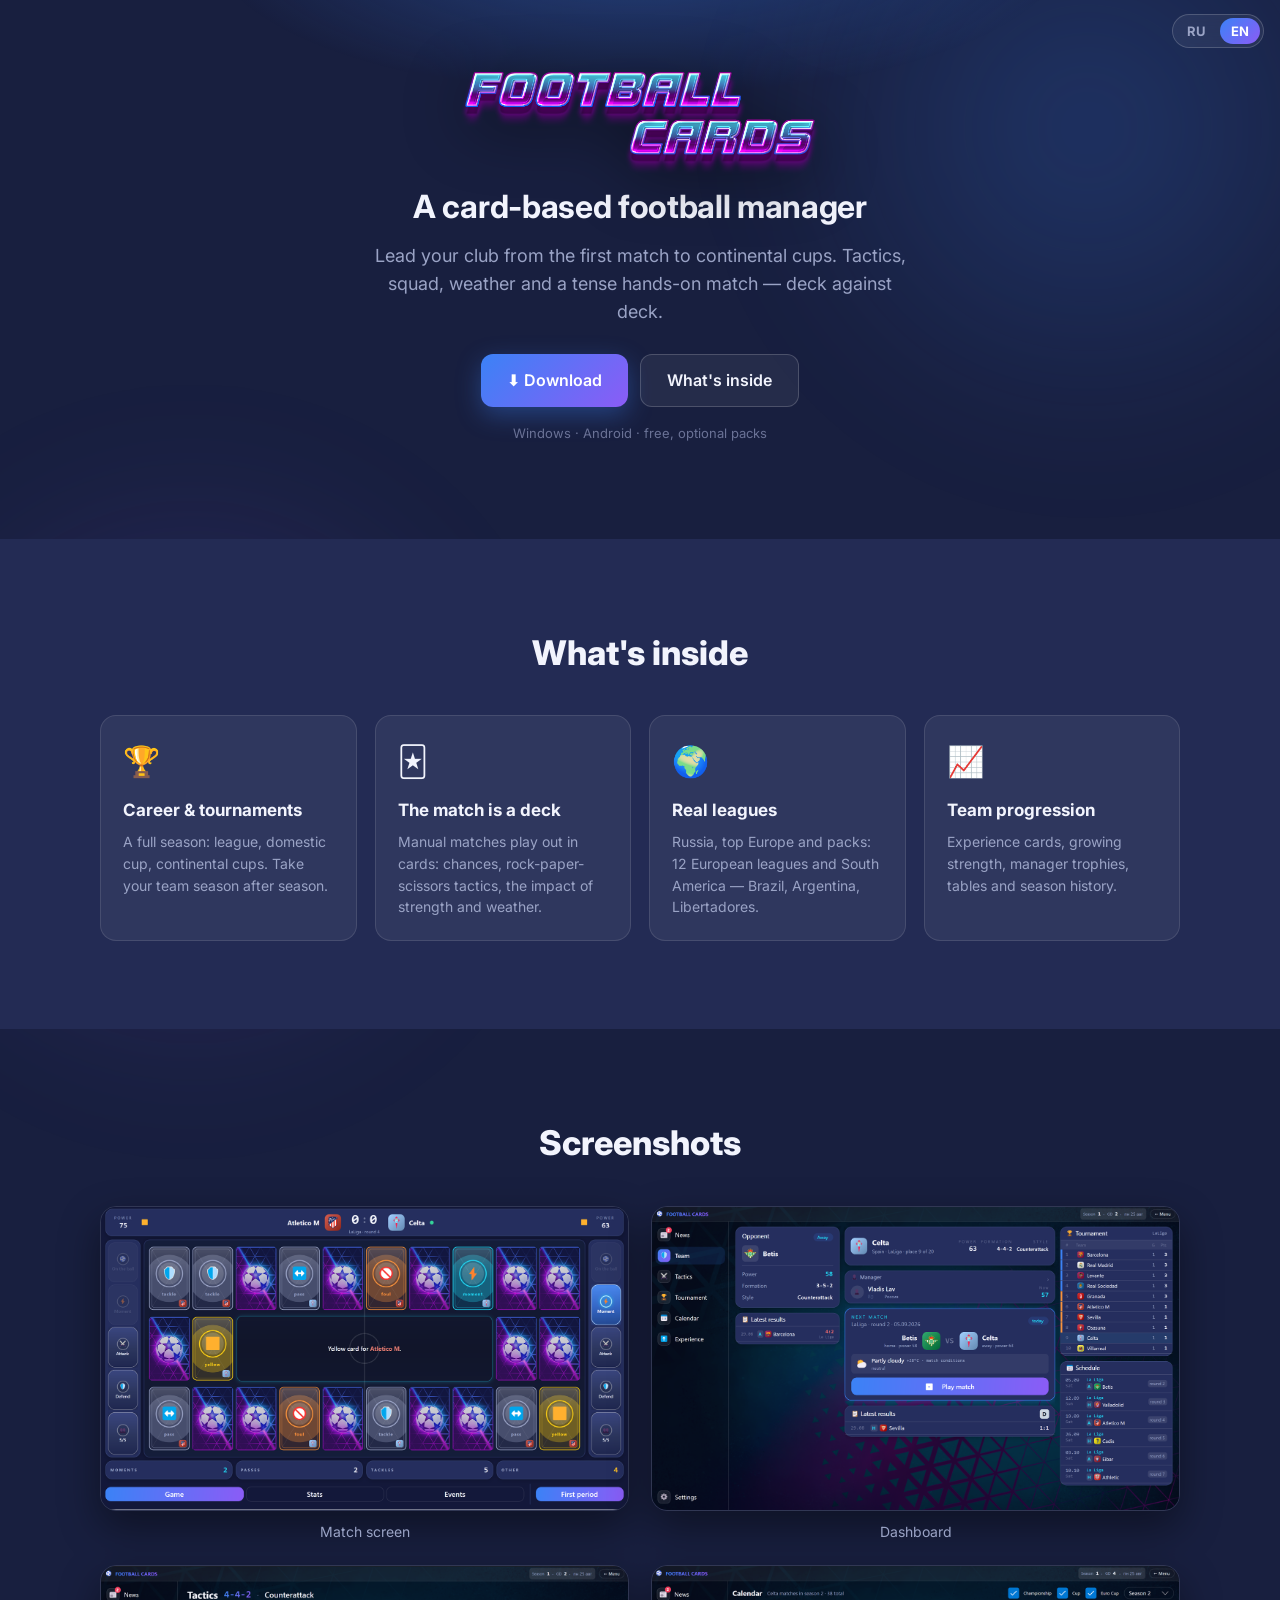
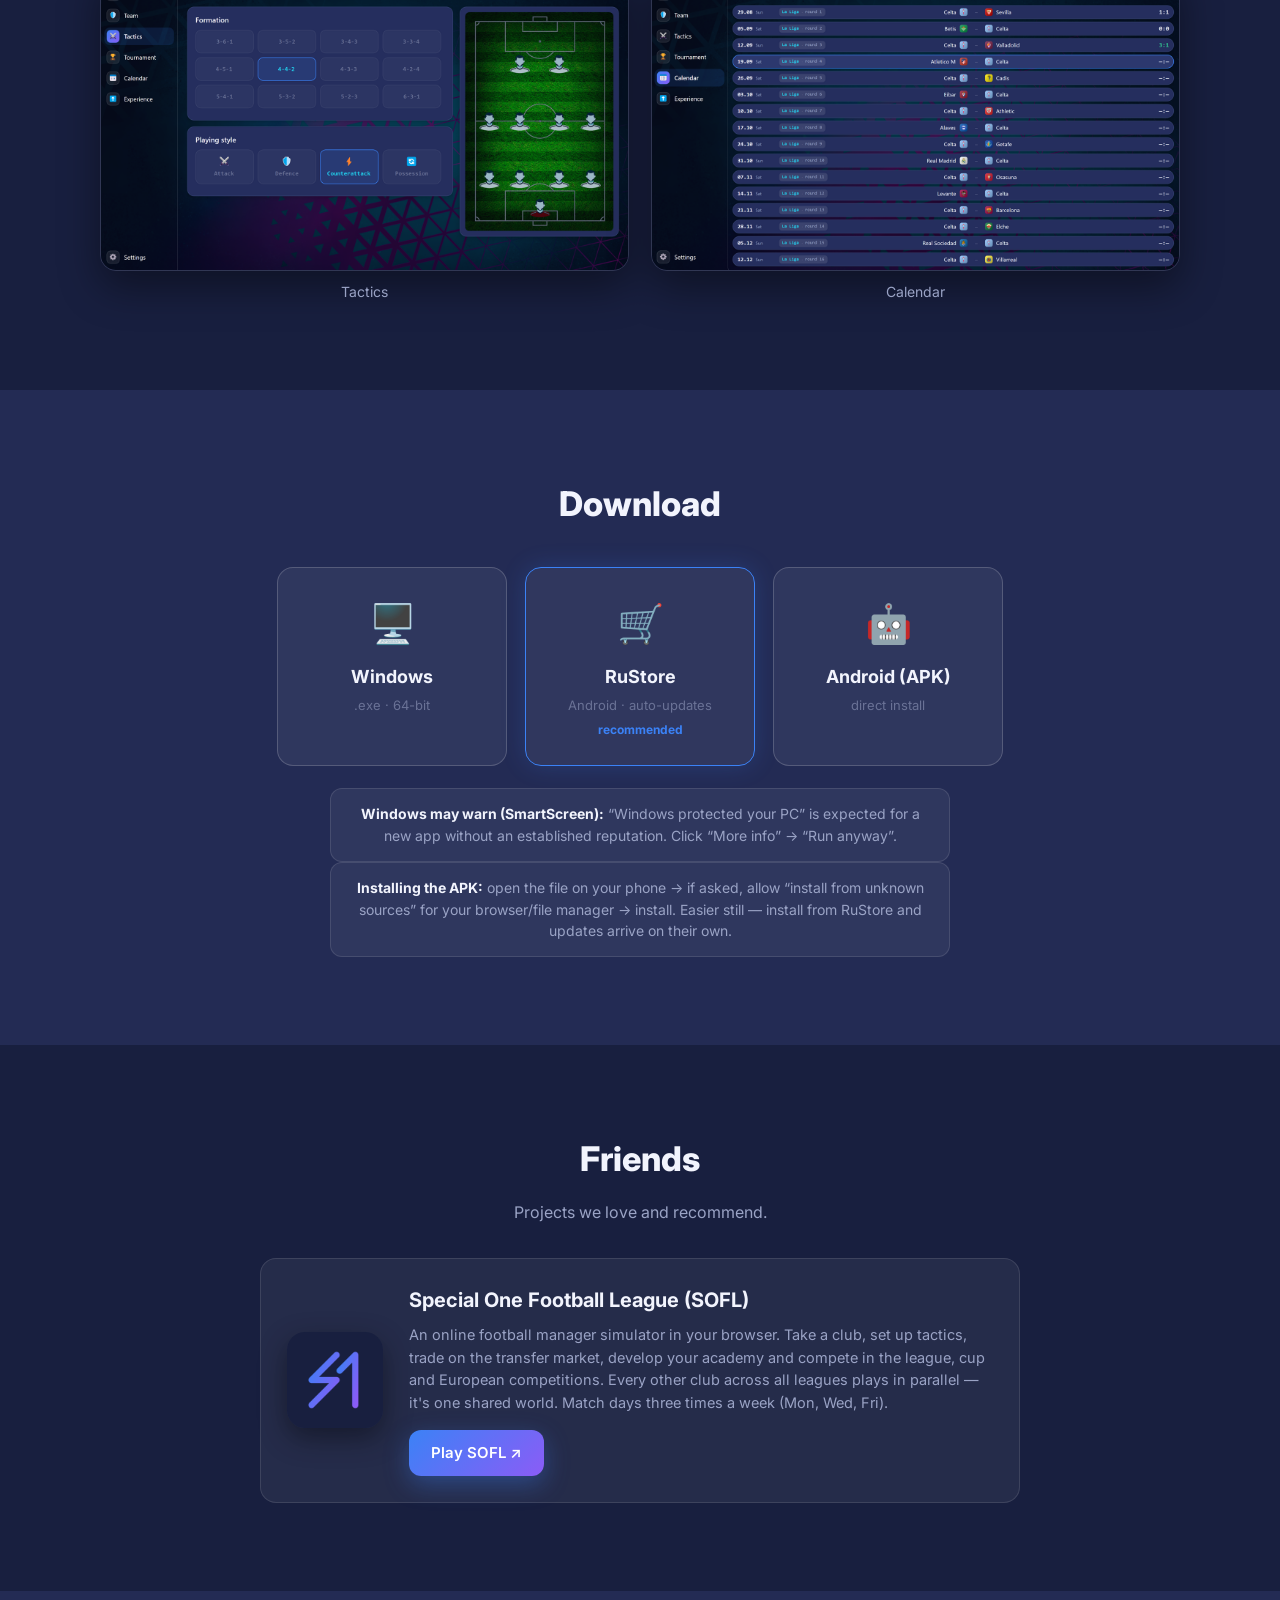
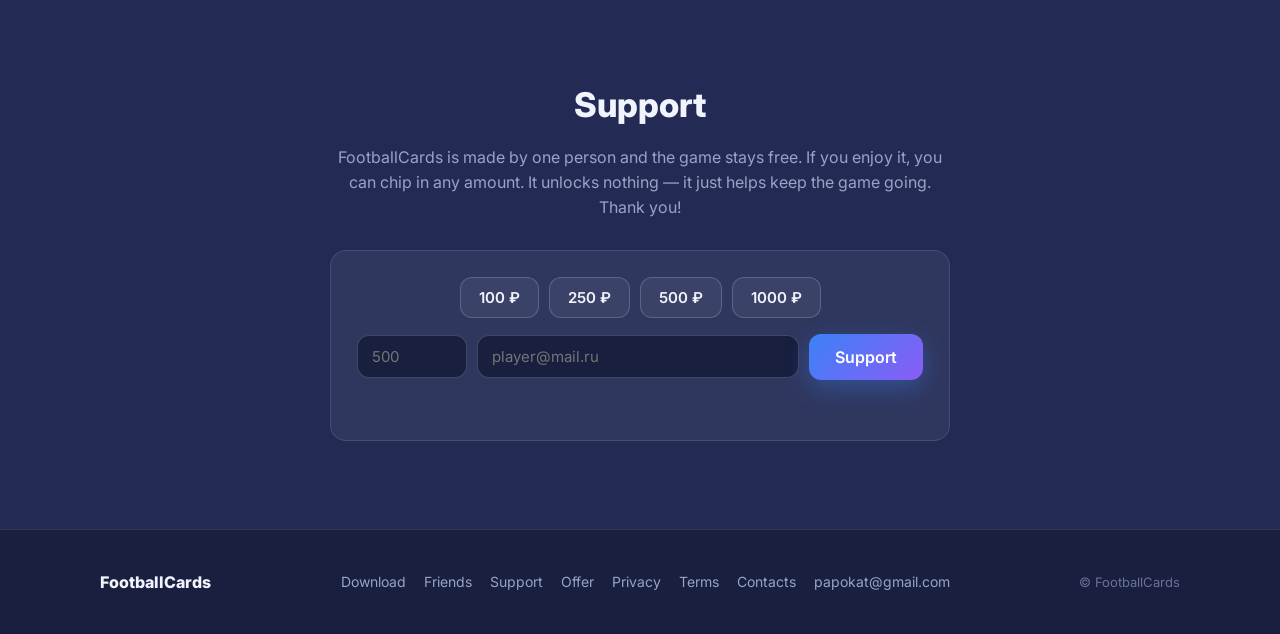
<file: index.html>
<!DOCTYPE html>
<html lang="ru">
<head>
    <meta charset="utf-8" />
    <meta name="viewport" content="width=device-width, initial-scale=1" />
    <title>FootballCards — карточный футбольный менеджер</title>
    <meta name="description" content="FootballCards — карточная футбольная менеджерская игра. Веди клуб от первого матча до континентальных кубков. Windows и Android." />
    <link rel="canonical" href="https://playfootballcards.com/" />

    <!-- Open Graph / Twitter — превью при шеринге ссылки -->
    <meta property="og:type" content="website" />
    <meta property="og:url" content="https://playfootballcards.com/" />
    <meta property="og:title" content="FootballCards — карточный футбольный менеджер" />
    <meta property="og:description" content="Веди клуб от первого матча до континентальных кубков. Windows и Android." />
    <meta property="og:image" content="https://playfootballcards.com/img/logo.png" />
    <meta name="twitter:card" content="summary_large_image" />

    <link rel="icon" href="/favicon.ico" sizes="any" />
    <link rel="icon" type="image/png" sizes="32x32" href="/img/favicon-32.png" />
    <link rel="apple-touch-icon" href="/img/apple-touch-icon.png" />

    <link rel="preconnect" href="https://fonts.googleapis.com">
    <link href="https://fonts.googleapis.com/css2?family=Inter:wght@400;500;600;700;800&display=swap" rel="stylesheet">
    <link rel="stylesheet" href="/css/site.css" />
</head>
<body>
    <!-- переключатель языка -->
    <div class="lang-switch">
        <button type="button" data-lang="ru">RU</button>
        <button type="button" data-lang="en">EN</button>
    </div>

    <!-- ambient свечение по углам (см. DESIGN_LANGUAGE 2.6) -->
    <div class="ambient ambient-tr"></div>
    <div class="ambient ambient-bl"></div>

    <!-- ===== HERO ===== -->
    <header class="hero section">
        <div class="hero-glow"></div>
        <div class="wrap hero-inner">
            <div class="hero-copy">
                <img class="hero-logo" src="/img/logo.png" alt="FootballCards — карточный футбольный менеджер" />
                <h1 class="hero-title" data-i18n="hero_title">Карточный футбольный менеджер</h1>
                <p class="lead" data-i18n="hero_lead">Веди клуб от первого матча до континентальных кубков. Тактика,
                    состав, погода и нервный ручной матч — колода против колоды.</p>
                <div class="cta-row">
                    <a class="btn btn-primary" href="#download" data-i18n="cta_download">⬇ Скачать</a>
                    <a class="btn btn-ghost" href="#features" data-i18n="cta_features">Что внутри</a>
                </div>
                <div class="hero-meta" data-i18n="hero_meta">Windows · Android · бесплатно, паки по желанию</div>
            </div>
        </div>
    </header>

    <!-- ===== FEATURES ===== -->
    <section class="section section-alt" id="features">
        <div class="wrap">
            <h2 class="section-title" data-i18n="feat_title">Что внутри</h2>
            <div class="cards">
                <div class="card">
                    <div class="card-ico">🏆</div>
                    <h3 data-i18n="f1h">Карьера и турниры</h3>
                    <p data-i18n="f1p">Полный сезон: чемпионат, кубок страны, континентальные кубки. Веди команду из года в год.</p>
                </div>
                <div class="card">
                    <div class="card-ico">🃏</div>
                    <h3 data-i18n="f2h">Матч — это колода</h3>
                    <p data-i18n="f2p">Ручной матч идёт картами: моменты, тактика «камень-ножницы», влияние силы и погоды.</p>
                </div>
                <div class="card">
                    <div class="card-ico">🌍</div>
                    <h3 data-i18n="f3h">Реальные лиги</h3>
                    <p data-i18n="f3p">Россия, топ-Европа и паки: 12 лиг Европы и Южная Америка — Бразилия, Аргентина, Либертадорес.</p>
                </div>
                <div class="card">
                    <div class="card-ico">📈</div>
                    <h3 data-i18n="f4h">Развитие команды</h3>
                    <p data-i18n="f4p">Карты опыта, рост силы, трофеи менеджера, таблицы и история сезонов.</p>
                </div>
            </div>
        </div>
    </section>

    <!-- ===== SCREENSHOTS ===== -->
    <section class="section" id="shots">
        <div class="wrap">
            <h2 class="section-title" data-i18n="shots_title">Скриншоты</h2>
            <!-- src переключается по языку в site.js: /img/shotN.{lang}.png (RU как фолбэк) -->
            <div class="shots">
                <figure class="shot">
                    <img data-img="shot1" src="/img/shot1.ru.png" alt="" loading="lazy" />
                    <figcaption data-i18n="shot1">Экран матча</figcaption>
                </figure>
                <figure class="shot">
                    <img data-img="shot2" src="/img/shot2.ru.png" alt="" loading="lazy" />
                    <figcaption data-i18n="shot2">Главный экран</figcaption>
                </figure>
                <figure class="shot">
                    <img data-img="shot3" src="/img/shot3.ru.png" alt="" loading="lazy" />
                    <figcaption data-i18n="shot3">Тактика</figcaption>
                </figure>
                <figure class="shot">
                    <img data-img="shot4" src="/img/shot4.ru.png" alt="" loading="lazy" />
                    <figcaption data-i18n="shot4">Календарь</figcaption>
                </figure>
            </div>
        </div>
    </section>

    <!-- ===== DOWNLOAD ===== -->
    <section class="section section-alt" id="download">
        <div class="wrap">
            <h2 class="section-title" data-i18n="dl_title">Скачать</h2>
            <div class="dl-row">
                <a class="dl-card" id="dl-win" href="#">
                    <div class="dl-ico">🖥️</div>
                    <div class="dl-name">Windows</div>
                    <div class="dl-sub" data-i18n="dl_win_sub">.exe · 64-bit</div>
                    <div class="dl-ver" id="dl-win-ver"></div>
                </a>
                <a class="dl-card dl-featured" href="https://www.rustore.ru/catalog/app/com.footballcards.app"
                   target="_blank" rel="noopener">
                    <div class="dl-ico">🛒</div>
                    <div class="dl-name">RuStore</div>
                    <div class="dl-sub" data-i18n="dl_rustore_sub">Android · автообновление</div>
                    <div class="dl-ver" data-i18n="dl_rustore_badge">рекомендуем</div>
                </a>
                <a class="dl-card" id="dl-apk" href="#">
                    <div class="dl-ico">🤖</div>
                    <div class="dl-name" data-i18n="dl_apk_name">Android (APK)</div>
                    <div class="dl-sub" data-i18n="dl_apk_sub">прямая установка</div>
                    <div class="dl-ver" id="dl-apk-ver"></div>
                </a>
            </div>
            <div class="apk-note" data-i18n="win_note">
                <strong>Windows предупредит (SmartScreen):</strong> «Система Windows защитила ваш компьютер» —
                это нормально для нового приложения без раскрученной репутации. Нажми «Подробнее» →
                «Выполнить в любом случае».
            </div>
            <div class="apk-note" data-i18n="apk_note">
                <strong>Как поставить APK:</strong> открой файл на телефоне → если попросит,
                разреши «установку из неизвестных источников» для браузера/проводника → установить.
                Проще — поставить из RuStore: обновления придут сами.
            </div>
        </div>
    </section>

    <!-- ===== ДРУЗЬЯ ===== -->
    <section class="section" id="friends">
        <div class="wrap">
            <h2 class="section-title" data-i18n="friends_title">Друзья</h2>
            <p class="friends-intro" data-i18n="friends_intro">Проекты, которые мы любим и рекомендуем.</p>
            <div class="friend">
                <img class="friend-logo" src="/img/sofl.png" alt="Special One Football League (SOFL)" />
                <div class="friend-body">
                    <h3 class="friend-name">Special One Football League (SOFL)</h3>
                    <p class="friend-desc" data-i18n="friends_sofl">Футбольный онлайн менеджер-симулятор в браузере.
                        Берёшь команду, расставляешь тактику, торгуешь на трансферах, прокачиваешь академию, играешь
                        чемпионат / кубок / еврокубки. Параллельно играют все остальные клубы из всех лиг — мир общий.
                        Игровые дни 3 раза в неделю (пн, ср, пт).</p>
                    <a class="btn btn-primary friend-btn" href="https://app.soflfm.ru" target="_blank" rel="noopener"
                       data-i18n="friends_cta">Играть в SOFL ↗</a>
                </div>
            </div>
        </div>
    </section>

    <!-- ===== ПОДДЕРЖАТЬ ===== -->
    <section class="section section-alt" id="support">
        <div class="wrap">
            <h2 class="section-title" data-i18n="support_title">Поддержать</h2>
            <p class="support-intro" data-i18n="support_intro">FootballCards делает один человек, и игра остаётся
                бесплатной. Если она вам нравится — можно поддержать любой суммой. Это ничего не разблокирует, просто
                помогает делать игру дальше. Спасибо!</p>
            <div class="support-box">
                <div class="support-presets">
                    <button type="button" class="btn btn-ghost" data-amount="100">100 ₽</button>
                    <button type="button" class="btn btn-ghost" data-amount="250">250 ₽</button>
                    <button type="button" class="btn btn-ghost" data-amount="500">500 ₽</button>
                    <button type="button" class="btn btn-ghost" data-amount="1000">1000 ₽</button>
                </div>
                <div class="support-row">
                    <input type="number" id="support-amount" min="50" step="10" placeholder="500"
                           inputmode="numeric" aria-label="Сумма, ₽" />
                    <input type="email" id="support-email" placeholder="player@mail.ru" aria-label="Email" />
                    <button type="button" class="btn btn-primary" id="support-btn" data-i18n="support_btn">Поддержать</button>
                </div>
                <div class="support-status" id="support-status" role="status"></div>
            </div>
        </div>
    </section>

    <!-- ===== FOOTER ===== -->
    <footer class="footer">
        <div class="wrap footer-inner">
            <div class="footer-brand">FootballCards</div>
            <nav class="footer-links">
                <a href="#download" data-i18n="foot_download">Скачать</a>
                <a href="#friends" data-i18n="foot_friends">Друзья</a>
                <a href="#support" data-i18n="foot_support">Поддержать</a>
                <a href="/offer.html" data-i18n="foot_offer">Оферта</a>
                <a href="/privacy.html" data-i18n="foot_privacy">Конфиденциальность</a>
                <a href="/terms.html" data-i18n="foot_terms">Соглашение</a>
                <a href="/contacts.html" data-i18n="foot_contacts">Контакты</a>
                <a href="mailto:papokat@gmail.com">papokat@gmail.com</a>
            </nav>
            <div class="footer-copy">© FootballCards</div>
        </div>
    </footer>

    <script src="/js/site.js"></script>
</body>
</html>
</file>
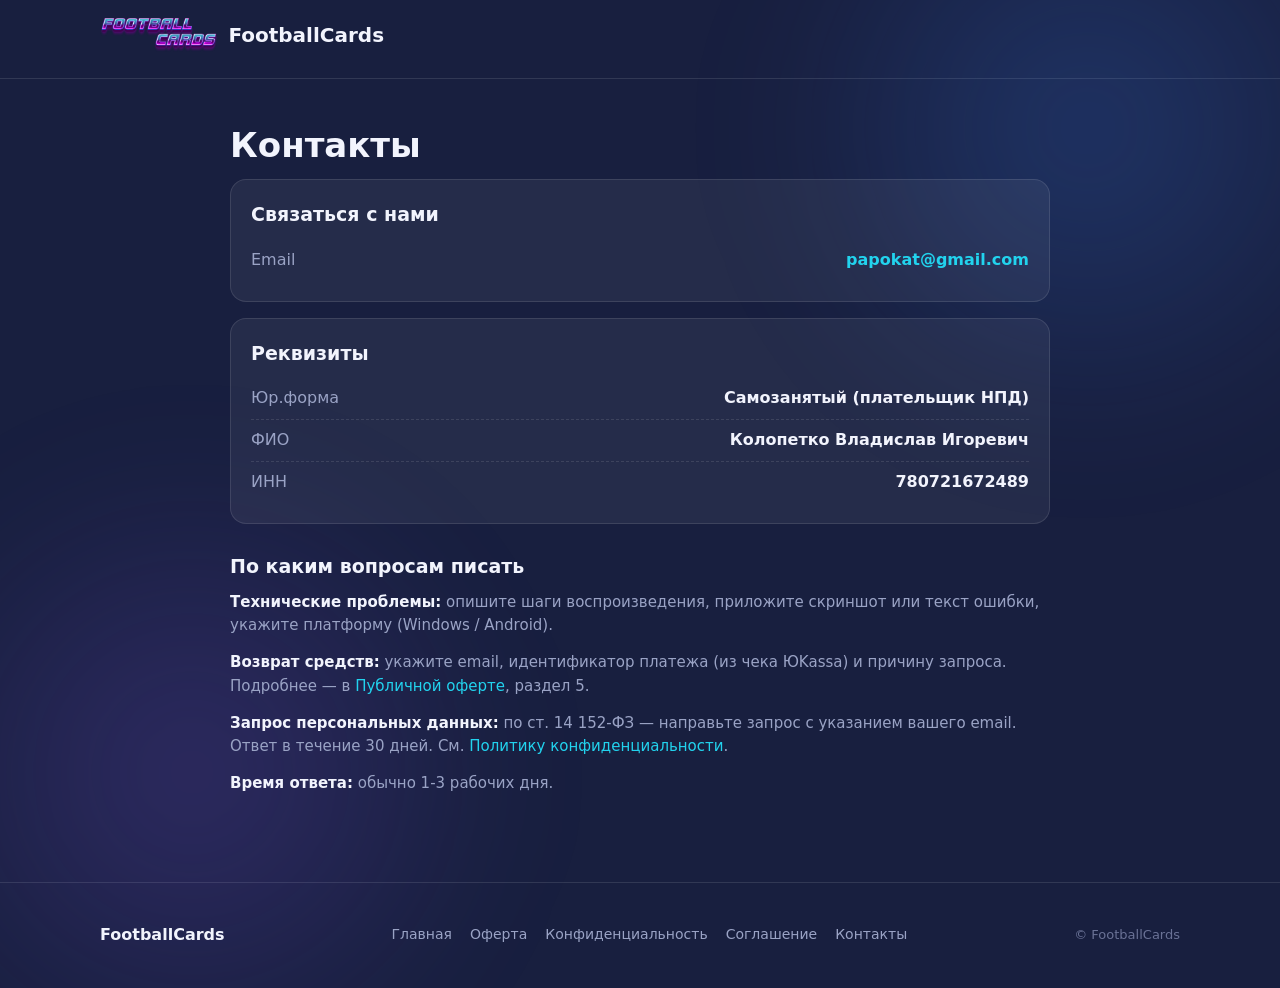
<file: contacts.html>
<!DOCTYPE html>
<html lang="ru">
<head>
    <meta charset="UTF-8" />
    <meta name="viewport" content="width=device-width, initial-scale=1.0" />
    <title>Контакты — FootballCards</title>
    <link rel="canonical" href="https://playfootballcards.com/contacts.html" />
    <link rel="icon" href="/favicon.ico" sizes="any" />
    <link rel="icon" type="image/png" sizes="32x32" href="/img/favicon-32.png" />
    <link rel="apple-touch-icon" href="/img/apple-touch-icon.png" />
    <link rel="stylesheet" href="/css/site.css" />
</head>
<body>
    <div class="ambient ambient-tr"></div>
    <div class="ambient ambient-bl"></div>

    <header class="legal-head">
        <div class="wrap"><a class="legal-logo" href="/"><img src="/img/logo.png" alt="FootballCards" /><span>FootballCards</span></a></div>
    </header>

    <main class="wrap legal">
        <h1>Контакты</h1>

        <div class="req-card">
            <h2 style="margin-top:0;">Связаться с нами</h2>
            <div class="req-row">
                <span class="k">Email</span>
                <span class="v"><a href="mailto:papokat@gmail.com">papokat@gmail.com</a></span>
            </div>
        </div>

        <div class="req-card">
            <h2 style="margin-top:0;">Реквизиты</h2>
            <div class="req-row">
                <span class="k">Юр.форма</span>
                <span class="v">Самозанятый (плательщик НПД)</span>
            </div>
            <div class="req-row">
                <span class="k">ФИО</span>
                <span class="v">Колопетко Владислав Игоревич</span>
            </div>
            <div class="req-row">
                <span class="k">ИНН</span>
                <span class="v">780721672489</span>
            </div>
        </div>

        <h2>По каким вопросам писать</h2>
        <p>
            <strong>Технические проблемы:</strong> опишите шаги воспроизведения, приложите
            скриншот или текст ошибки, укажите платформу (Windows / Android).
        </p>
        <p>
            <strong>Возврат средств:</strong> укажите email, идентификатор платежа (из чека ЮKassa)
            и причину запроса. Подробнее — в <a href="/offer.html">Публичной оферте</a>, раздел 5.
        </p>
        <p>
            <strong>Запрос персональных данных:</strong> по ст. 14 152-ФЗ — направьте запрос
            с указанием вашего email. Ответ в течение 30 дней. См.
            <a href="/privacy.html">Политику конфиденциальности</a>.
        </p>
        <p>
            <strong>Время ответа:</strong> обычно 1-3 рабочих дня.
        </p>
    </main>

    <footer class="footer">
        <div class="wrap footer-inner">
            <div class="footer-brand">FootballCards</div>
            <nav class="footer-links">
                <a href="/">Главная</a>
                <a href="/offer.html">Оферта</a>
                <a href="/privacy.html">Конфиденциальность</a>
                <a href="/terms.html">Соглашение</a>
                <a href="/contacts.html">Контакты</a>
            </nav>
            <div class="footer-copy">© FootballCards</div>
        </div>
    </footer>
</body>
</html>
</file>
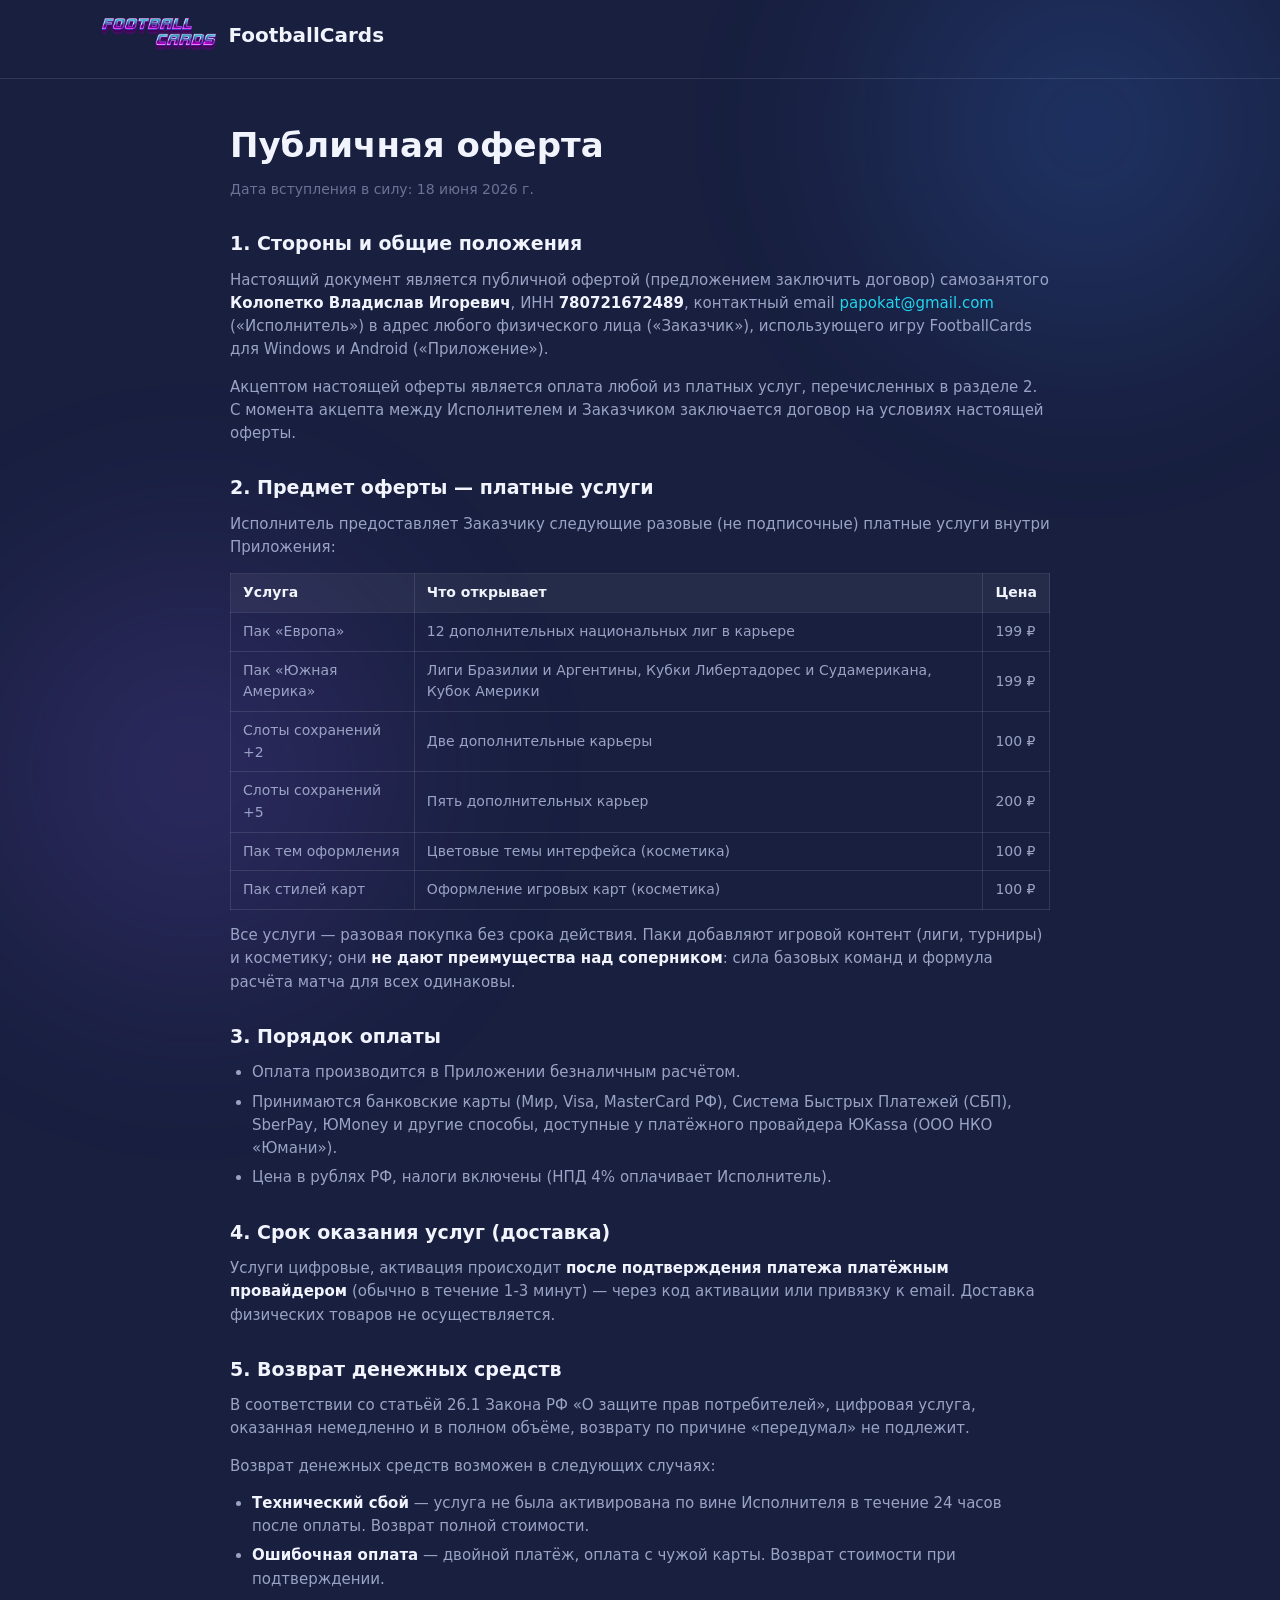
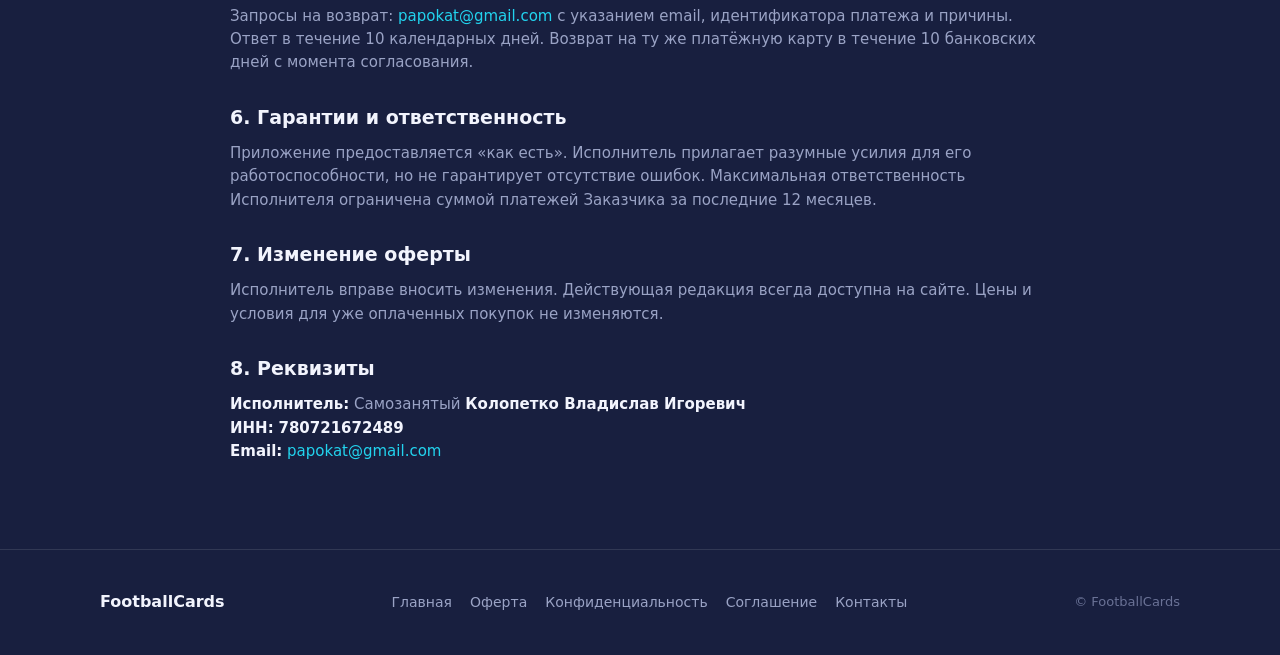
<file: offer.html>
<!DOCTYPE html>
<html lang="ru">
<head>
    <meta charset="UTF-8" />
    <meta name="viewport" content="width=device-width, initial-scale=1.0" />
    <title>Публичная оферта — FootballCards</title>
    <link rel="canonical" href="https://playfootballcards.com/offer.html" />
    <link rel="icon" href="/favicon.ico" sizes="any" />
    <link rel="icon" type="image/png" sizes="32x32" href="/img/favicon-32.png" />
    <link rel="apple-touch-icon" href="/img/apple-touch-icon.png" />
    <link rel="stylesheet" href="/css/site.css" />
</head>
<body>
    <div class="ambient ambient-tr"></div>
    <div class="ambient ambient-bl"></div>

    <header class="legal-head">
        <div class="wrap"><a class="legal-logo" href="/"><img src="/img/logo.png" alt="FootballCards" /><span>FootballCards</span></a></div>
    </header>

    <main class="wrap legal">
        <h1>Публичная оферта</h1>
        <p class="meta">Дата вступления в силу: 18 июня 2026 г.</p>

        <h2>1. Стороны и общие положения</h2>
        <p>
            Настоящий документ является публичной офертой (предложением заключить договор)
            самозанятого <strong>Колопетко Владислав Игоревич</strong>, ИНН <strong>780721672489</strong>,
            контактный email <a href="mailto:papokat@gmail.com">papokat@gmail.com</a>
            («Исполнитель») в адрес любого физического лица («Заказчик»), использующего
            игру FootballCards для Windows и Android («Приложение»).
        </p>
        <p>
            Акцептом настоящей оферты является оплата любой из платных услуг, перечисленных
            в разделе 2. С момента акцепта между Исполнителем и Заказчиком заключается договор
            на условиях настоящей оферты.
        </p>

        <h2>2. Предмет оферты — платные услуги</h2>
        <p>
            Исполнитель предоставляет Заказчику следующие разовые (не подписочные) платные услуги
            внутри Приложения:
        </p>
        <table>
            <thead>
                <tr><th>Услуга</th><th>Что открывает</th><th>Цена</th></tr>
            </thead>
            <tbody>
                <tr><td>Пак «Европа»</td><td>12 дополнительных национальных лиг в карьере</td><td>199 ₽</td></tr>
                <tr><td>Пак «Южная Америка»</td><td>Лиги Бразилии и Аргентины, Кубки Либертадорес и Судамерикана, Кубок Америки</td><td>199 ₽</td></tr>
                <tr><td>Слоты сохранений +2</td><td>Две дополнительные карьеры</td><td>100 ₽</td></tr>
                <tr><td>Слоты сохранений +5</td><td>Пять дополнительных карьер</td><td>200 ₽</td></tr>
                <tr><td>Пак тем оформления</td><td>Цветовые темы интерфейса (косметика)</td><td>100 ₽</td></tr>
                <tr><td>Пак стилей карт</td><td>Оформление игровых карт (косметика)</td><td>100 ₽</td></tr>
            </tbody>
        </table>
        <p>
            Все услуги — разовая покупка без срока действия. Паки добавляют игровой контент
            (лиги, турниры) и косметику; они <strong>не дают преимущества над соперником</strong>:
            сила базовых команд и формула расчёта матча для всех одинаковы.
        </p>

        <h2>3. Порядок оплаты</h2>
        <ul>
            <li>Оплата производится в Приложении безналичным расчётом.</li>
            <li>Принимаются банковские карты (Мир, Visa, MasterCard РФ), Система Быстрых Платежей (СБП), SberPay, ЮMoney и другие способы, доступные у платёжного провайдера ЮKassa (ООО НКО «Юмани»).</li>
            <li>Цена в рублях РФ, налоги включены (НПД 4% оплачивает Исполнитель).</li>
        </ul>

        <h2>4. Срок оказания услуг (доставка)</h2>
        <p>
            Услуги цифровые, активация происходит <strong>после подтверждения платежа платёжным
            провайдером</strong> (обычно в течение 1-3 минут) — через код активации или привязку
            к email. Доставка физических товаров не осуществляется.
        </p>

        <h2>5. Возврат денежных средств</h2>
        <p>
            В соответствии со статьёй 26.1 Закона РФ «О защите прав потребителей», цифровая
            услуга, оказанная немедленно и в полном объёме, возврату по причине «передумал»
            не подлежит.
        </p>
        <p>Возврат денежных средств возможен в следующих случаях:</p>
        <ul>
            <li><strong>Технический сбой</strong> — услуга не была активирована по вине Исполнителя в течение 24 часов после оплаты. Возврат полной стоимости.</li>
            <li><strong>Ошибочная оплата</strong> — двойной платёж, оплата с чужой карты. Возврат стоимости при подтверждении.</li>
        </ul>
        <p>
            Запросы на возврат: <a href="mailto:papokat@gmail.com">papokat@gmail.com</a>
            с указанием email, идентификатора платежа и причины. Ответ в течение 10 календарных
            дней. Возврат на ту же платёжную карту в течение 10 банковских дней с момента согласования.
        </p>

        <h2>6. Гарантии и ответственность</h2>
        <p>
            Приложение предоставляется «как есть». Исполнитель прилагает разумные усилия для его
            работоспособности, но не гарантирует отсутствие ошибок. Максимальная ответственность
            Исполнителя ограничена суммой платежей Заказчика за последние 12 месяцев.
        </p>

        <h2>7. Изменение оферты</h2>
        <p>
            Исполнитель вправе вносить изменения. Действующая редакция всегда доступна на сайте.
            Цены и условия для уже оплаченных покупок не изменяются.
        </p>

        <h2>8. Реквизиты</h2>
        <p>
            <strong>Исполнитель:</strong> Самозанятый <strong>Колопетко Владислав Игоревич</strong><br />
            <strong>ИНН:</strong> <strong>780721672489</strong><br />
            <strong>Email:</strong> <a href="mailto:papokat@gmail.com">papokat@gmail.com</a>
        </p>
    </main>

    <footer class="footer">
        <div class="wrap footer-inner">
            <div class="footer-brand">FootballCards</div>
            <nav class="footer-links">
                <a href="/">Главная</a>
                <a href="/offer.html">Оферта</a>
                <a href="/privacy.html">Конфиденциальность</a>
                <a href="/terms.html">Соглашение</a>
                <a href="/contacts.html">Контакты</a>
            </nav>
            <div class="footer-copy">© FootballCards</div>
        </div>
    </footer>
</body>
</html>
</file>
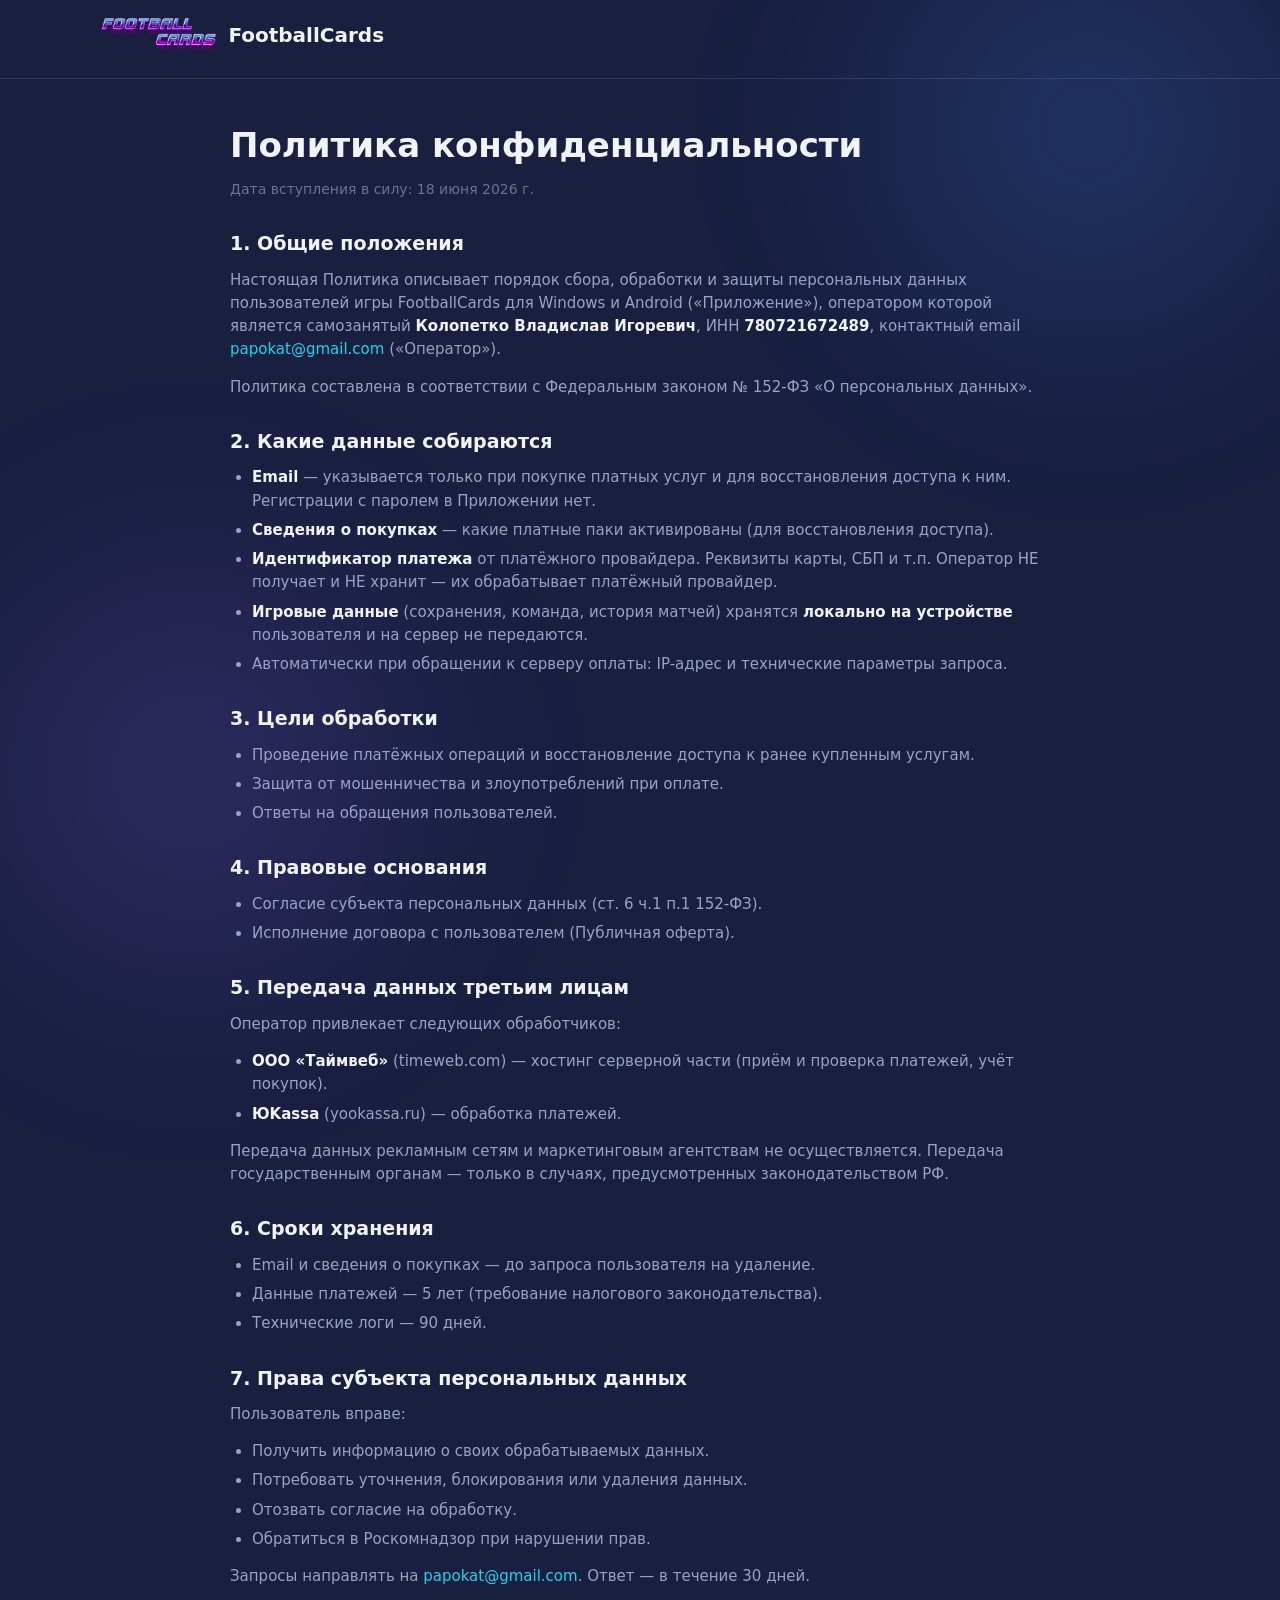
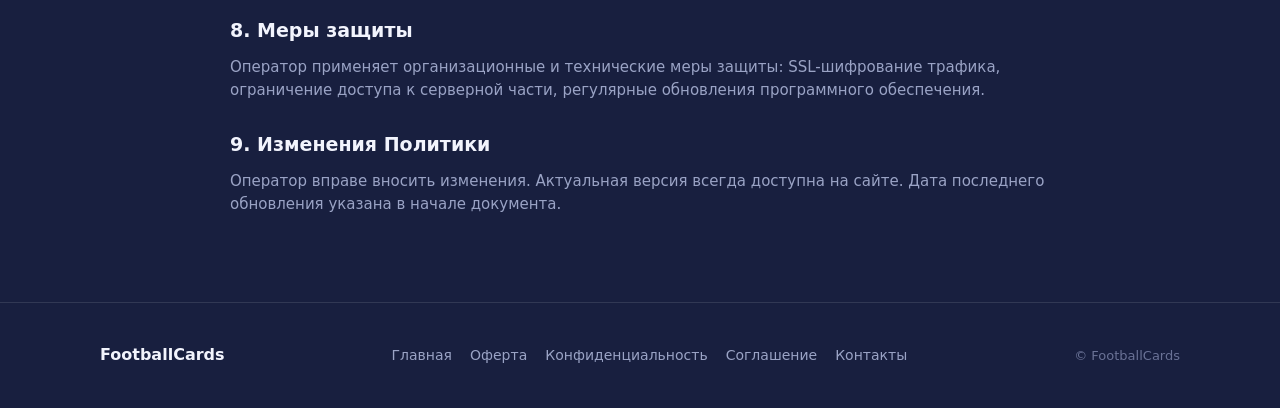
<file: privacy.html>
<!DOCTYPE html>
<html lang="ru">
<head>
    <meta charset="UTF-8" />
    <meta name="viewport" content="width=device-width, initial-scale=1.0" />
    <title>Политика конфиденциальности — FootballCards</title>
    <link rel="canonical" href="https://playfootballcards.com/privacy.html" />
    <link rel="icon" href="/favicon.ico" sizes="any" />
    <link rel="icon" type="image/png" sizes="32x32" href="/img/favicon-32.png" />
    <link rel="apple-touch-icon" href="/img/apple-touch-icon.png" />
    <link rel="stylesheet" href="/css/site.css" />
</head>
<body>
    <div class="ambient ambient-tr"></div>
    <div class="ambient ambient-bl"></div>

    <header class="legal-head">
        <div class="wrap"><a class="legal-logo" href="/"><img src="/img/logo.png" alt="FootballCards" /><span>FootballCards</span></a></div>
    </header>

    <main class="wrap legal">
        <h1>Политика конфиденциальности</h1>
        <p class="meta">Дата вступления в силу: 18 июня 2026 г.</p>

        <h2>1. Общие положения</h2>
        <p>
            Настоящая Политика описывает порядок сбора, обработки и защиты персональных данных
            пользователей игры FootballCards для Windows и Android («Приложение»), оператором
            которой является самозанятый <strong>Колопетко Владислав Игоревич</strong>,
            ИНН <strong>780721672489</strong>, контактный email
            <a href="mailto:papokat@gmail.com">papokat@gmail.com</a> («Оператор»).
        </p>
        <p>Политика составлена в соответствии с Федеральным законом № 152-ФЗ «О персональных данных».</p>

        <h2>2. Какие данные собираются</h2>
        <ul>
            <li><strong>Email</strong> — указывается только при покупке платных услуг и для восстановления доступа к ним. Регистрации с паролем в Приложении нет.</li>
            <li><strong>Сведения о покупках</strong> — какие платные паки активированы (для восстановления доступа).</li>
            <li><strong>Идентификатор платежа</strong> от платёжного провайдера. Реквизиты карты, СБП и т.п. Оператор НЕ получает и НЕ хранит — их обрабатывает платёжный провайдер.</li>
            <li><strong>Игровые данные</strong> (сохранения, команда, история матчей) хранятся <strong>локально на устройстве</strong> пользователя и на сервер не передаются.</li>
            <li>Автоматически при обращении к серверу оплаты: IP-адрес и технические параметры запроса.</li>
        </ul>

        <h2>3. Цели обработки</h2>
        <ul>
            <li>Проведение платёжных операций и восстановление доступа к ранее купленным услугам.</li>
            <li>Защита от мошенничества и злоупотреблений при оплате.</li>
            <li>Ответы на обращения пользователей.</li>
        </ul>

        <h2>4. Правовые основания</h2>
        <ul>
            <li>Согласие субъекта персональных данных (ст. 6 ч.1 п.1 152-ФЗ).</li>
            <li>Исполнение договора с пользователем (Публичная оферта).</li>
        </ul>

        <h2>5. Передача данных третьим лицам</h2>
        <p>Оператор привлекает следующих обработчиков:</p>
        <ul>
            <li><strong>ООО «Таймвеб»</strong> (timeweb.com) — хостинг серверной части (приём и проверка платежей, учёт покупок).</li>
            <li><strong>ЮKassa</strong> (yookassa.ru) — обработка платежей.</li>
        </ul>
        <p>
            Передача данных рекламным сетям и маркетинговым агентствам не осуществляется.
            Передача государственным органам — только в случаях, предусмотренных законодательством РФ.
        </p>

        <h2>6. Сроки хранения</h2>
        <ul>
            <li>Email и сведения о покупках — до запроса пользователя на удаление.</li>
            <li>Данные платежей — 5 лет (требование налогового законодательства).</li>
            <li>Технические логи — 90 дней.</li>
        </ul>

        <h2>7. Права субъекта персональных данных</h2>
        <p>Пользователь вправе:</p>
        <ul>
            <li>Получить информацию о своих обрабатываемых данных.</li>
            <li>Потребовать уточнения, блокирования или удаления данных.</li>
            <li>Отозвать согласие на обработку.</li>
            <li>Обратиться в Роскомнадзор при нарушении прав.</li>
        </ul>
        <p>Запросы направлять на <a href="mailto:papokat@gmail.com">papokat@gmail.com</a>. Ответ — в течение 30 дней.</p>

        <h2>8. Меры защиты</h2>
        <p>
            Оператор применяет организационные и технические меры защиты: SSL-шифрование трафика,
            ограничение доступа к серверной части, регулярные обновления программного обеспечения.
        </p>

        <h2>9. Изменения Политики</h2>
        <p>
            Оператор вправе вносить изменения. Актуальная версия всегда доступна на сайте.
            Дата последнего обновления указана в начале документа.
        </p>
    </main>

    <footer class="footer">
        <div class="wrap footer-inner">
            <div class="footer-brand">FootballCards</div>
            <nav class="footer-links">
                <a href="/">Главная</a>
                <a href="/offer.html">Оферта</a>
                <a href="/privacy.html">Конфиденциальность</a>
                <a href="/terms.html">Соглашение</a>
                <a href="/contacts.html">Контакты</a>
            </nav>
            <div class="footer-copy">© FootballCards</div>
        </div>
    </footer>
</body>
</html>
</file>
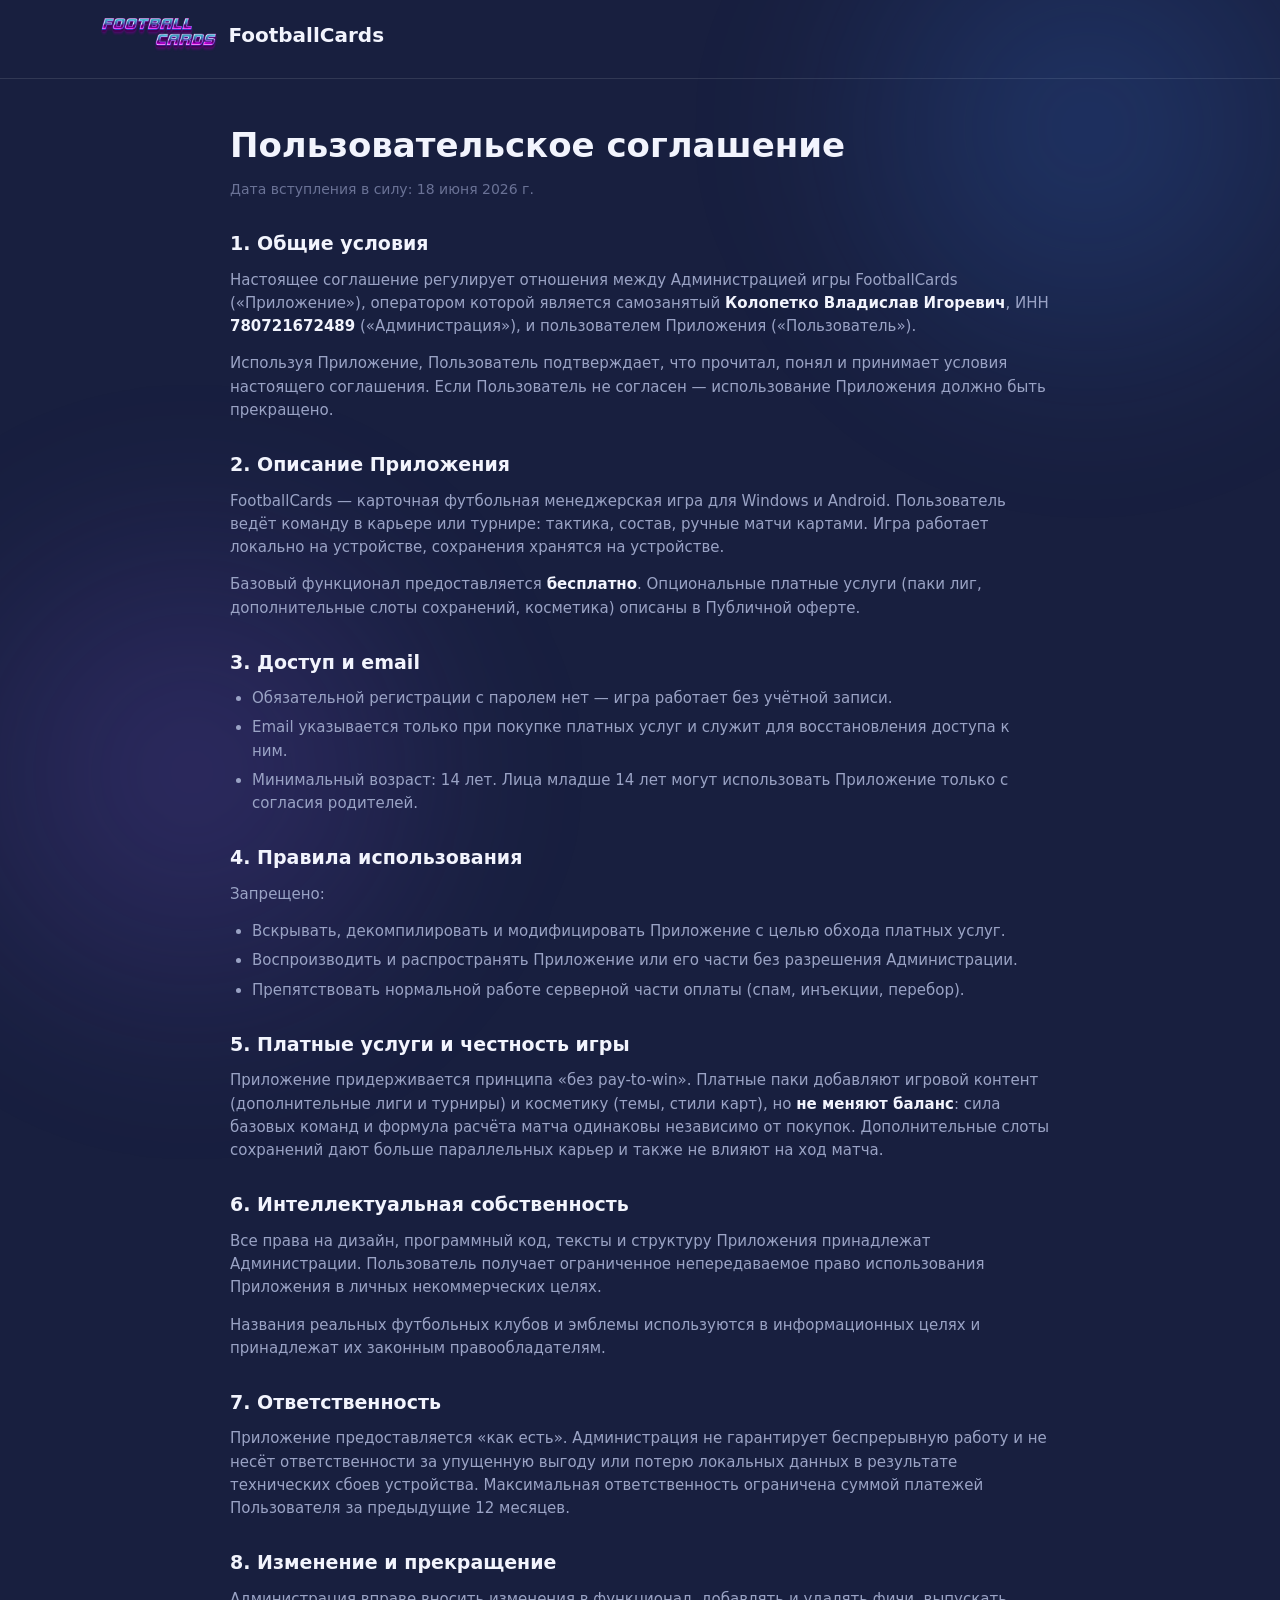
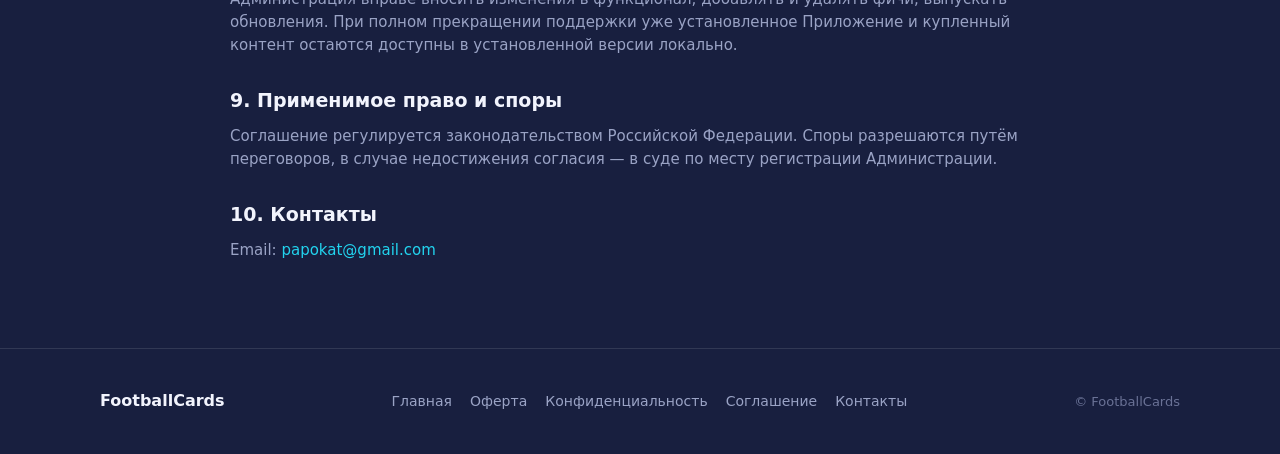
<file: terms.html>
<!DOCTYPE html>
<html lang="ru">
<head>
    <meta charset="UTF-8" />
    <meta name="viewport" content="width=device-width, initial-scale=1.0" />
    <title>Пользовательское соглашение — FootballCards</title>
    <link rel="canonical" href="https://playfootballcards.com/terms.html" />
    <link rel="icon" href="/favicon.ico" sizes="any" />
    <link rel="icon" type="image/png" sizes="32x32" href="/img/favicon-32.png" />
    <link rel="apple-touch-icon" href="/img/apple-touch-icon.png" />
    <link rel="stylesheet" href="/css/site.css" />
</head>
<body>
    <div class="ambient ambient-tr"></div>
    <div class="ambient ambient-bl"></div>

    <header class="legal-head">
        <div class="wrap"><a class="legal-logo" href="/"><img src="/img/logo.png" alt="FootballCards" /><span>FootballCards</span></a></div>
    </header>

    <main class="wrap legal">
        <h1>Пользовательское соглашение</h1>
        <p class="meta">Дата вступления в силу: 18 июня 2026 г.</p>

        <h2>1. Общие условия</h2>
        <p>
            Настоящее соглашение регулирует отношения между Администрацией игры FootballCards
            («Приложение»), оператором которой является самозанятый
            <strong>Колопетко Владислав Игоревич</strong>, ИНН <strong>780721672489</strong>
            («Администрация»), и пользователем Приложения («Пользователь»).
        </p>
        <p>
            Используя Приложение, Пользователь подтверждает, что прочитал, понял и принимает
            условия настоящего соглашения. Если Пользователь не согласен — использование
            Приложения должно быть прекращено.
        </p>

        <h2>2. Описание Приложения</h2>
        <p>
            FootballCards — карточная футбольная менеджерская игра для Windows и Android.
            Пользователь ведёт команду в карьере или турнире: тактика, состав, ручные матчи
            картами. Игра работает локально на устройстве, сохранения хранятся на устройстве.
        </p>
        <p>
            Базовый функционал предоставляется <strong>бесплатно</strong>. Опциональные платные
            услуги (паки лиг, дополнительные слоты сохранений, косметика) описаны в Публичной оферте.
        </p>

        <h2>3. Доступ и email</h2>
        <ul>
            <li>Обязательной регистрации с паролем нет — игра работает без учётной записи.</li>
            <li>Email указывается только при покупке платных услуг и служит для восстановления доступа к ним.</li>
            <li>Минимальный возраст: 14 лет. Лица младше 14 лет могут использовать Приложение только с согласия родителей.</li>
        </ul>

        <h2>4. Правила использования</h2>
        <p>Запрещено:</p>
        <ul>
            <li>Вскрывать, декомпилировать и модифицировать Приложение с целью обхода платных услуг.</li>
            <li>Воспроизводить и распространять Приложение или его части без разрешения Администрации.</li>
            <li>Препятствовать нормальной работе серверной части оплаты (спам, инъекции, перебор).</li>
        </ul>

        <h2>5. Платные услуги и честность игры</h2>
        <p>
            Приложение придерживается принципа «без pay-to-win». Платные паки добавляют игровой
            контент (дополнительные лиги и турниры) и косметику (темы, стили карт), но
            <strong>не меняют баланс</strong>: сила базовых команд и формула расчёта матча
            одинаковы независимо от покупок. Дополнительные слоты сохранений дают больше
            параллельных карьер и также не влияют на ход матча.
        </p>

        <h2>6. Интеллектуальная собственность</h2>
        <p>
            Все права на дизайн, программный код, тексты и структуру Приложения принадлежат
            Администрации. Пользователь получает ограниченное непередаваемое право использования
            Приложения в личных некоммерческих целях.
        </p>
        <p>
            Названия реальных футбольных клубов и эмблемы используются в информационных целях
            и принадлежат их законным правообладателям.
        </p>

        <h2>7. Ответственность</h2>
        <p>
            Приложение предоставляется «как есть». Администрация не гарантирует беспрерывную
            работу и не несёт ответственности за упущенную выгоду или потерю локальных данных
            в результате технических сбоев устройства. Максимальная ответственность ограничена
            суммой платежей Пользователя за предыдущие 12 месяцев.
        </p>

        <h2>8. Изменение и прекращение</h2>
        <p>
            Администрация вправе вносить изменения в функционал, добавлять и удалять фичи,
            выпускать обновления. При полном прекращении поддержки уже установленное Приложение
            и купленный контент остаются доступны в установленной версии локально.
        </p>

        <h2>9. Применимое право и споры</h2>
        <p>
            Соглашение регулируется законодательством Российской Федерации. Споры разрешаются
            путём переговоров, в случае недостижения согласия — в суде по месту регистрации
            Администрации.
        </p>

        <h2>10. Контакты</h2>
        <p>Email: <a href="mailto:papokat@gmail.com">papokat@gmail.com</a></p>
    </main>

    <footer class="footer">
        <div class="wrap footer-inner">
            <div class="footer-brand">FootballCards</div>
            <nav class="footer-links">
                <a href="/">Главная</a>
                <a href="/offer.html">Оферта</a>
                <a href="/privacy.html">Конфиденциальность</a>
                <a href="/terms.html">Соглашение</a>
                <a href="/contacts.html">Контакты</a>
            </nav>
            <div class="footer-copy">© FootballCards</div>
        </div>
    </footer>
</body>
</html>
</file>
<file: css/site.css>
/* FootballCards — лендинг. Палитра/типографика из DESIGN_LANGUAGE.md (тёмная, blue→purple). */
:root {
    --bg: #181f3f;
    --bg-2: #232b54;
    --surface: rgba(255, 255, 255, 0.06);
    --surface-2: rgba(255, 255, 255, 0.10);
    --border: rgba(255, 255, 255, 0.11);
    --border-strong: rgba(255, 255, 255, 0.18);
    --text: #f2f4fd;
    --text-dim: #9aa3c5;
    --text-faint: #6a7296;
    --accent: #3b82f6;
    --accent-2: #8b5cf6;
    --accent-3: #22d3ee;
    --gold: #fbbf24;
    --grad: linear-gradient(135deg, #3b82f6 0%, #8b5cf6 100%);
    --radius: 16px;
}

* { box-sizing: border-box; margin: 0; padding: 0; }

html { scroll-behavior: smooth; }

body {
    font-family: Inter, system-ui, "Segoe UI", sans-serif;
    background: var(--bg);
    color: var(--text);
    line-height: 1.55;
    overflow-x: hidden;
}

/* ambient свечение по углам */
.ambient {
    position: fixed;
    width: 60vw;
    height: 60vw;
    border-radius: 50%;
    filter: blur(60px);
    z-index: 0;
    pointer-events: none;
}
.ambient-tr { top: -20vw; right: -15vw; background: radial-gradient(circle, rgba(59,130,246,0.22), transparent 60%); }
.ambient-bl { bottom: -20vw; left: -15vw; background: radial-gradient(circle, rgba(139,92,246,0.20), transparent 60%); }

.wrap { width: min(1080px, 92%); margin: 0 auto; position: relative; z-index: 1; }

/* переключатель языка */
.lang-switch {
    position: fixed; top: 14px; right: 16px; z-index: 20;
    display: flex; gap: 3px; padding: 3px;
    background: var(--surface); border: 1px solid var(--border-strong);
    border-radius: 999px; backdrop-filter: blur(8px);
}
.lang-switch button {
    background: none; border: 0; cursor: pointer; font-family: inherit;
    font-size: 13px; font-weight: 700; color: var(--text-dim);
    padding: 5px 11px; border-radius: 999px; transition: color .12s ease;
}
.lang-switch button:hover { color: var(--text); }
.lang-switch button.active { background: var(--grad); color: #fff; }

/* секции с цветовым разделением блоков */
.section { padding: 88px 0; position: relative; }
.section-alt { background: var(--bg-2); }

.section-title {
    font-size: clamp(24px, 4vw, 34px);
    font-weight: 800;
    margin-bottom: 36px;
    text-align: center;
}

/* ===== HERO ===== */
.hero { padding: 72px 0 96px; overflow: hidden; }
.hero-glow {
    position: absolute; top: -10%; left: 50%; transform: translateX(-50%);
    width: 80%; height: 360px;
    background: radial-gradient(60% 60% at 50% 0%, rgba(59,130,246,0.35), transparent 70%);
    pointer-events: none; z-index: 0;
}
.hero-inner { display: flex; justify-content: center; }
.hero-copy {
    display: flex; flex-direction: column; align-items: center; text-align: center;
    max-width: 680px;
}
.hero-logo {
    width: min(360px, 82%); height: auto; margin-bottom: 14px;
    filter: drop-shadow(0 12px 32px rgba(0,0,0,0.45));
}
.hero-title {
    font-size: clamp(22px, 3.4vw, 32px); font-weight: 700; line-height: 1.15;
    color: var(--text); letter-spacing: -0.01em; margin-bottom: 16px;
}
.lead { font-size: 18px; color: var(--text-dim); max-width: 30em; margin-bottom: 28px; }
.cta-row { display: flex; gap: 12px; flex-wrap: wrap; justify-content: center; margin-bottom: 16px; }
.hero-meta { font-size: 13px; color: var(--text-faint); }

.btn {
    display: inline-flex; align-items: center; gap: 8px;
    font-size: 16px; font-weight: 600; font-family: inherit; text-decoration: none;
    padding: 13px 26px; border-radius: 12px; transition: transform .12s ease, filter .12s ease;
    /* сброс нативных стилей <button> — иначе у кнопки-элемента (Поддержать) вылезает рамка/чужой
       шрифт/iOS-обводка, в отличие от <a>. Рамку .btn-ghost задаёт после и не теряет. */
    border: 0; cursor: pointer; -webkit-appearance: none; appearance: none;
}
.btn:hover { transform: translateY(-2px); }
.btn-primary { background: var(--grad); color: #fff; box-shadow: 0 8px 24px rgba(59,130,246,0.35); }
.btn-primary:hover { filter: brightness(1.08); }
.btn-ghost { background: var(--surface); color: var(--text); border: 1px solid var(--border-strong); }

/* placeholder под скриншот (пока нет реальных) */
.shot-ph {
    display: flex; align-items: center; justify-content: center;
    aspect-ratio: 16 / 10; border-radius: var(--radius);
    background: var(--surface); border: 1px dashed var(--border-strong);
    color: var(--text-faint); font-size: 14px;
}
.hero-shot .shot-ph { box-shadow: 0 24px 60px rgba(0,0,0,0.45); }

/* ===== FEATURES ===== */
.cards { display: grid; grid-template-columns: repeat(4, 1fr); gap: 18px; }
.card {
    background: var(--surface); border: 1px solid var(--border);
    border-radius: var(--radius); padding: 22px; transition: border-color .15s ease, transform .15s ease;
}
.card:hover { border-color: var(--border-strong); transform: translateY(-3px); }
.card-ico { font-size: 30px; margin-bottom: 12px; }
.card h3 { font-size: 17px; font-weight: 700; margin-bottom: 8px; }
.card p { font-size: 14px; color: var(--text-dim); }

/* ===== SCREENSHOTS ===== */
.shots { display: grid; grid-template-columns: repeat(2, 1fr); gap: 22px; }
.shot { margin: 0; }
.shot img {
    width: 100%; height: auto; display: block;
    border-radius: var(--radius); border: 1px solid var(--border);
    box-shadow: 0 16px 40px rgba(0, 0, 0, 0.42);
}
.shot figcaption { margin-top: 10px; text-align: center; font-size: 14px; color: var(--text-dim); }

/* ===== DOWNLOAD ===== */
.dl-row { display: flex; gap: 18px; justify-content: center; flex-wrap: wrap; margin-bottom: 22px; }
.dl-card {
    width: 230px; text-align: center; text-decoration: none; color: var(--text);
    background: var(--surface); border: 1px solid var(--border-strong);
    border-radius: var(--radius); padding: 26px 18px; transition: transform .12s ease, border-color .15s ease;
}
.dl-card:hover { transform: translateY(-3px); border-color: var(--accent); }
.dl-ico { font-size: 38px; margin-bottom: 10px; }
.dl-name { font-size: 18px; font-weight: 700; }
.dl-sub { font-size: 13px; color: var(--text-faint); margin-top: 4px; }
.dl-soon { opacity: .55; pointer-events: none; }
.dl-featured { border-color: var(--accent); box-shadow: 0 0 24px rgba(59, 130, 246, .20); }
.dl-ver { font-size: 12px; font-weight: 700; color: var(--accent); margin-top: 6px; min-height: 14px; }

.apk-note {
    max-width: 620px; margin: 0 auto; text-align: center;
    font-size: 14px; color: var(--text-dim);
    background: var(--surface); border: 1px solid var(--border);
    border-radius: 12px; padding: 14px 18px;
}
.apk-note strong { color: var(--text); }

/* ===== ДРУЗЬЯ ===== */
.friends-intro { text-align: center; color: var(--text-dim); font-size: 16px; margin: -22px auto 34px; max-width: 36em; }
.friend {
    display: flex; gap: 26px; align-items: center;
    max-width: 760px; margin: 0 auto;
    background: var(--surface); border: 1px solid var(--border);
    border-radius: var(--radius); padding: 26px;
    transition: border-color .15s ease, transform .15s ease;
}
.friend:hover { border-color: var(--border-strong); transform: translateY(-3px); }
.friend-logo {
    width: 96px; height: 96px; flex-shrink: 0;
    border-radius: 18px; object-fit: cover;
    box-shadow: 0 10px 28px rgba(0, 0, 0, 0.4);
}
.friend-body { flex: 1; min-width: 0; }
.friend-name { font-size: 20px; font-weight: 700; margin-bottom: 8px; }
.friend-desc { font-size: 14.5px; color: var(--text-dim); margin-bottom: 16px; }
.friend-btn { font-size: 15px; padding: 11px 22px; }
@media (max-width: 560px) {
    .friend { flex-direction: column; text-align: center; padding: 24px 18px; }
}

/* ===== ПОДДЕРЖАТЬ ===== */
.support-intro { text-align: center; color: var(--text-dim); font-size: 16px; margin: -22px auto 30px; max-width: 38em; }
.support-box {
    max-width: 620px; margin: 0 auto;
    background: var(--surface); border: 1px solid var(--border);
    border-radius: var(--radius); padding: 26px;
}
.support-presets { display: flex; gap: 10px; flex-wrap: wrap; justify-content: center; margin-bottom: 16px; }
.support-presets .btn { padding: 10px 18px; font-size: 15px; }
.support-row { display: flex; gap: 10px; flex-wrap: wrap; justify-content: center; align-items: center; }
.support-row input {
    background: var(--bg); color: var(--text);
    border: 1px solid var(--border-strong); border-radius: 12px;
    padding: 11px 14px; font-size: 15px; font-family: inherit;
}
.support-row input:focus { outline: none; border-color: var(--accent); }
#support-amount { width: 110px; }
#support-email { flex: 1; min-width: 200px; }
.support-status { text-align: center; min-height: 20px; margin-top: 14px; font-size: 14px; }
.support-status.ok { color: var(--accent-3); }
.support-status.err { color: #f87171; }

/* ===== FOOTER ===== */
.footer { padding: 40px 0; border-top: 1px solid var(--border); }
.footer-inner { display: flex; align-items: center; justify-content: space-between; gap: 16px; flex-wrap: wrap; }
.footer-brand { font-weight: 800; }
.footer-links { display: flex; gap: 18px; flex-wrap: wrap; }
.footer-links a { color: var(--text-dim); text-decoration: none; font-size: 14px; }
.footer-links a:hover { color: var(--accent-3); }
.footer-copy { color: var(--text-faint); font-size: 13px; }

/* ===== адаптив ===== */
@media (max-width: 860px) {
    .cards { grid-template-columns: repeat(2, 1fr); }
    .shots { grid-template-columns: 1fr; }
    .section { padding: 64px 0; }
}
@media (max-width: 480px) {
    .cards { grid-template-columns: 1fr; }
}

/* ===== легальные страницы (оферта/политика/соглашение/контакты) ===== */
.legal-head { padding: 18px 0; border-bottom: 1px solid var(--border); }
.legal-logo { display: inline-flex; align-items: center; gap: 10px; text-decoration: none; color: var(--text); font-weight: 800; font-size: 20px; }
.legal-logo img { height: 34px; width: auto; }
.legal { max-width: 820px; margin: 0 auto; padding: 40px 0 72px; }
.legal h1 { font-size: clamp(26px, 5vw, 34px); font-weight: 800; margin-bottom: 8px; }
.legal .meta { color: var(--text-faint); font-size: 14px; margin-bottom: 28px; }
.legal h2 { font-size: 19px; font-weight: 700; margin: 28px 0 10px; }
.legal p, .legal ul { color: var(--text-dim); margin-bottom: 14px; font-size: 15px; }
.legal ul { padding-left: 22px; }
.legal li { margin-bottom: 6px; }
.legal strong { color: var(--text); }
.legal a { color: var(--accent-3); text-decoration: none; }
.legal a:hover { text-decoration: underline; }
.legal table { width: 100%; border-collapse: collapse; margin: 14px 0; font-size: 14px; color: var(--text-dim); }
.legal th, .legal td { border: 1px solid var(--border); padding: 8px 12px; text-align: left; }
.legal th { background: var(--surface); color: var(--text); }
.req-card { background: var(--surface); border: 1px solid var(--border); border-radius: var(--radius); padding: 20px; margin-bottom: 16px; }
.req-row { display: flex; justify-content: space-between; gap: 16px; padding: 8px 0; border-bottom: 1px dashed var(--border); }
.req-row:last-child { border-bottom: 0; }
.req-row .k { color: var(--text-dim); }
.req-row .v { color: var(--text); font-weight: 600; text-align: right; }
</file>
